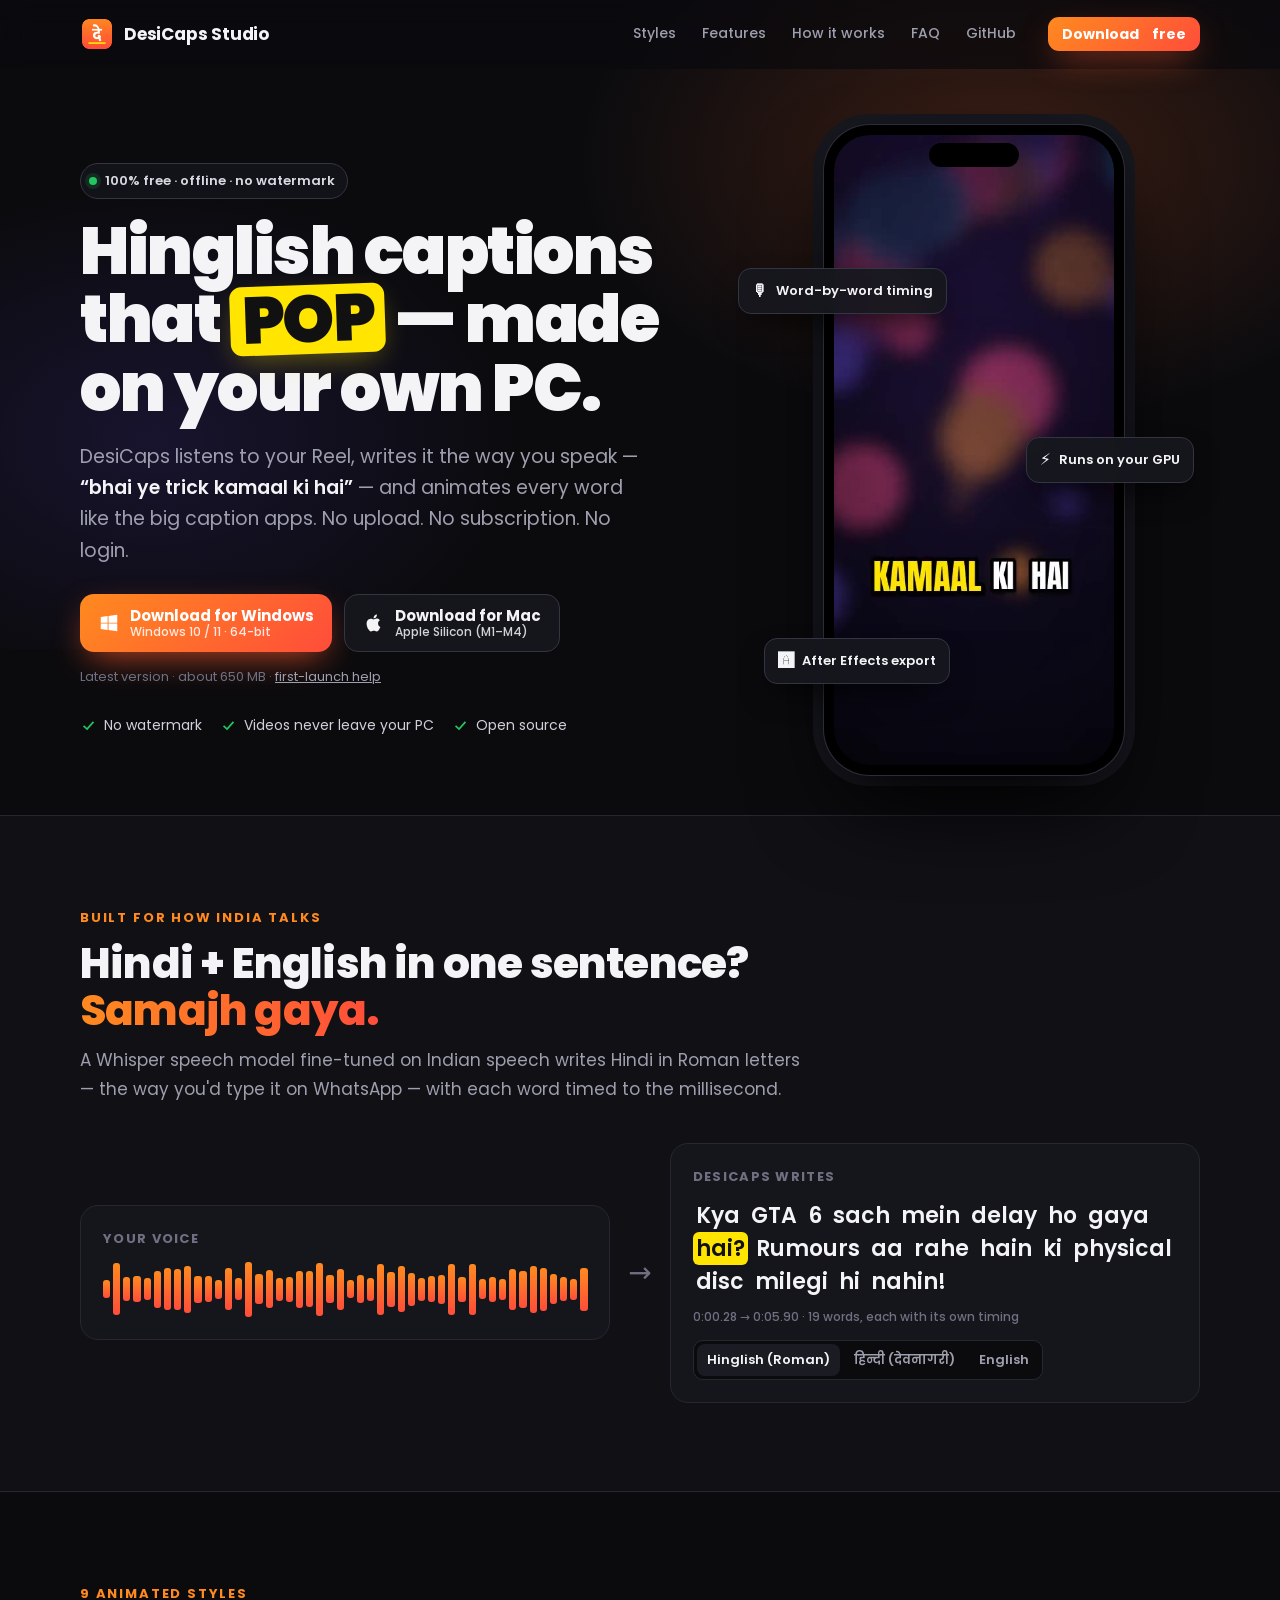
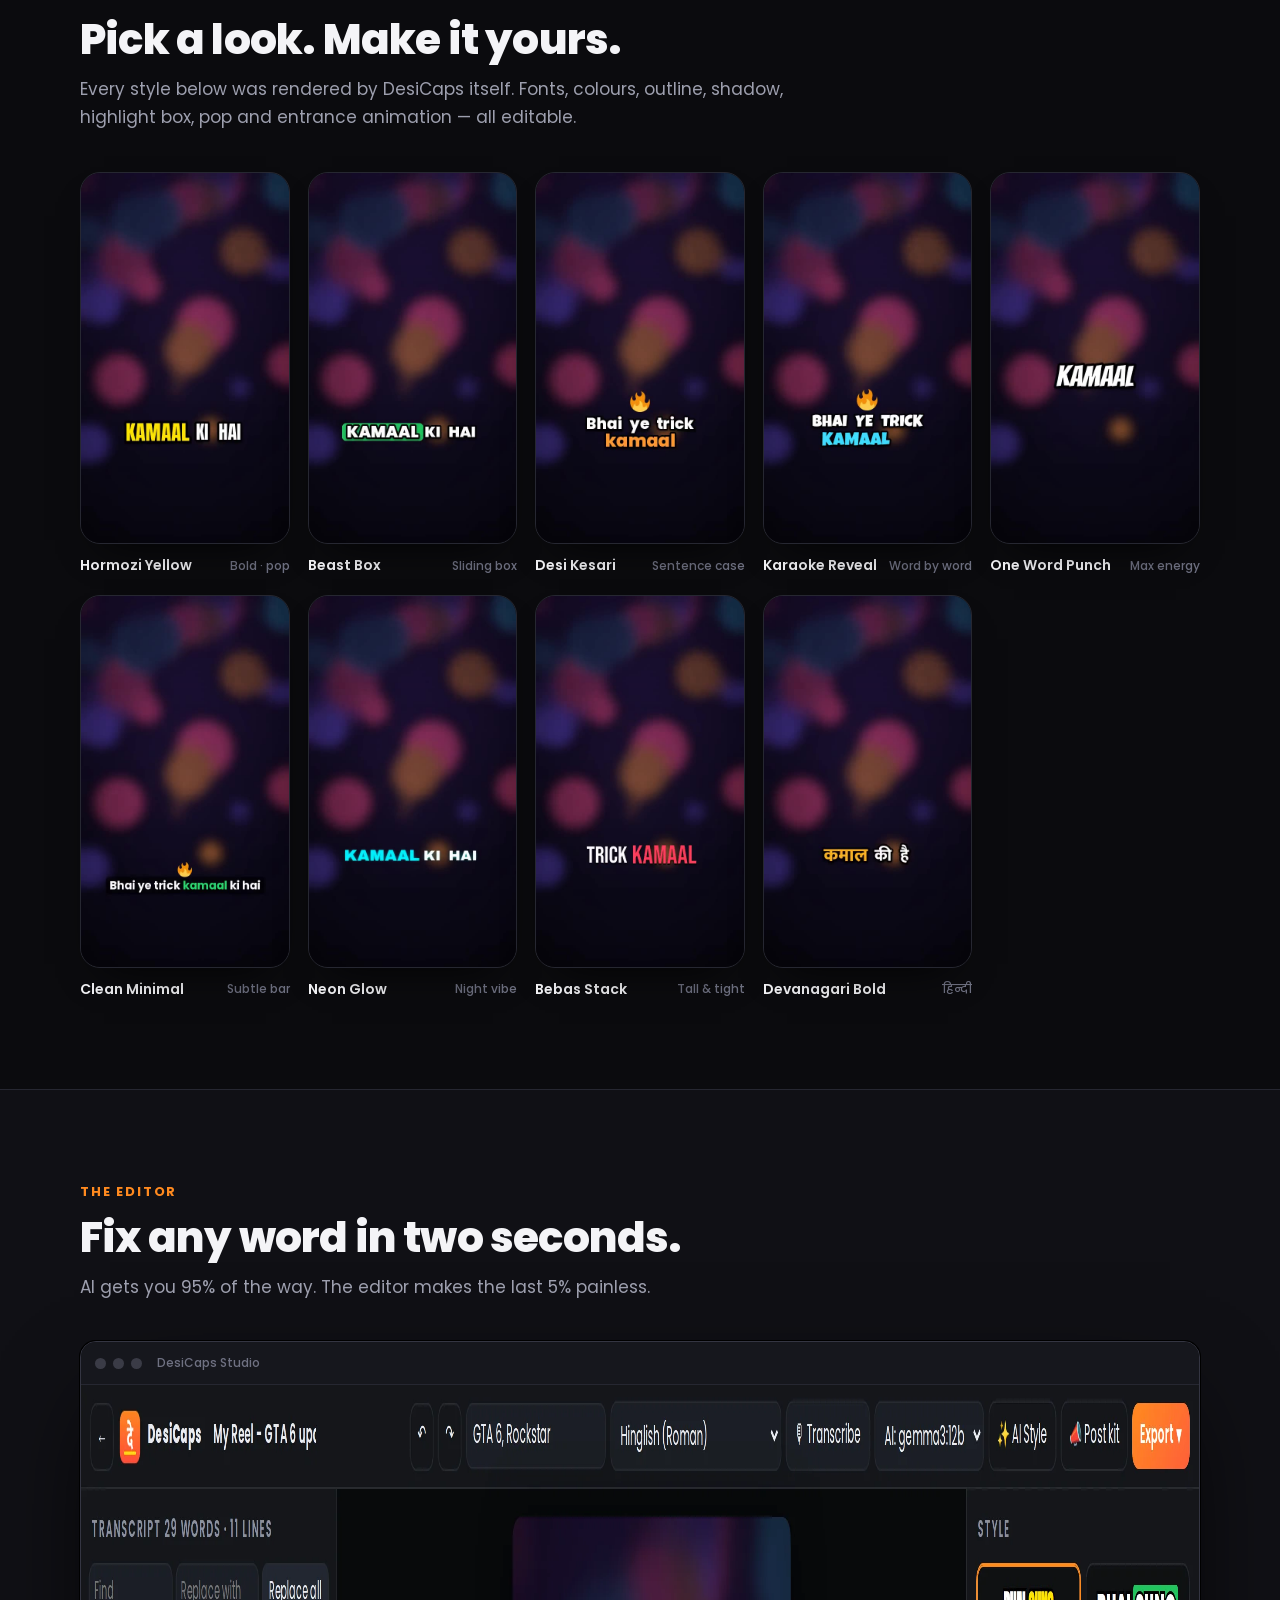
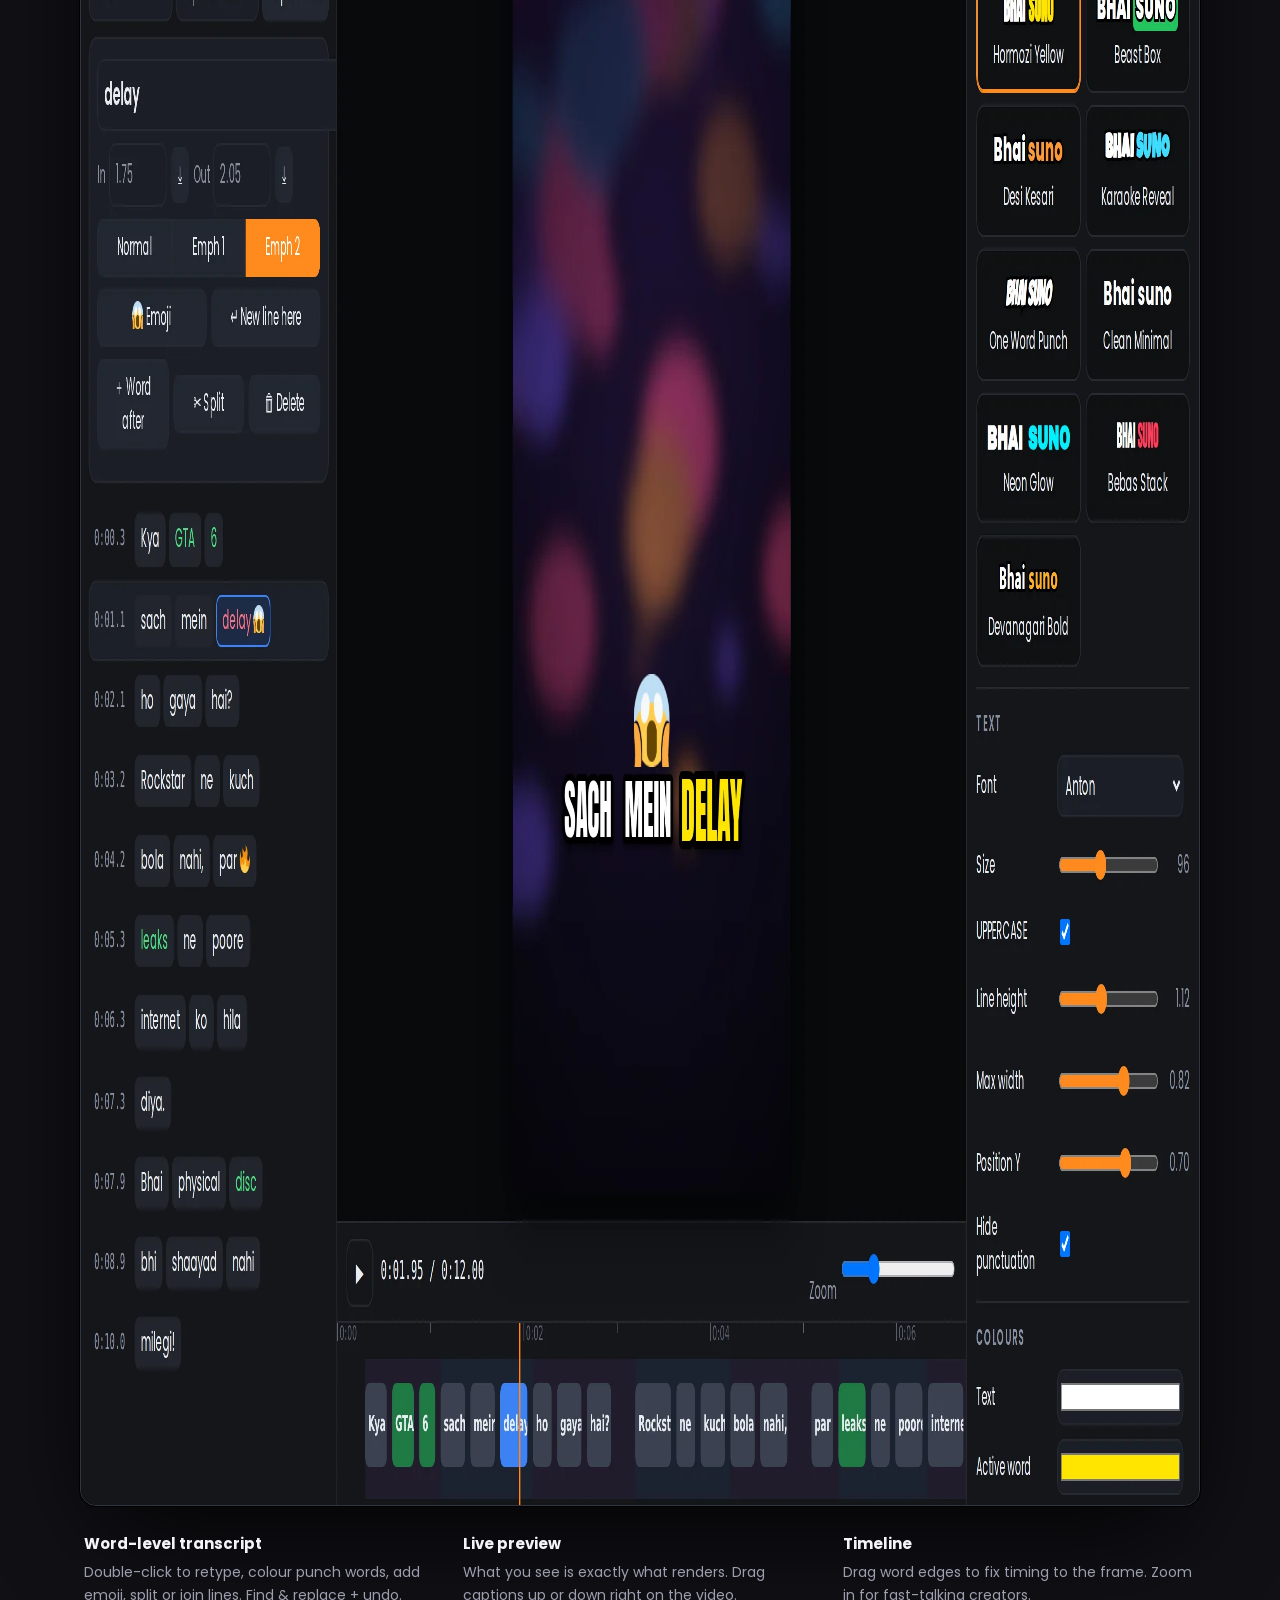
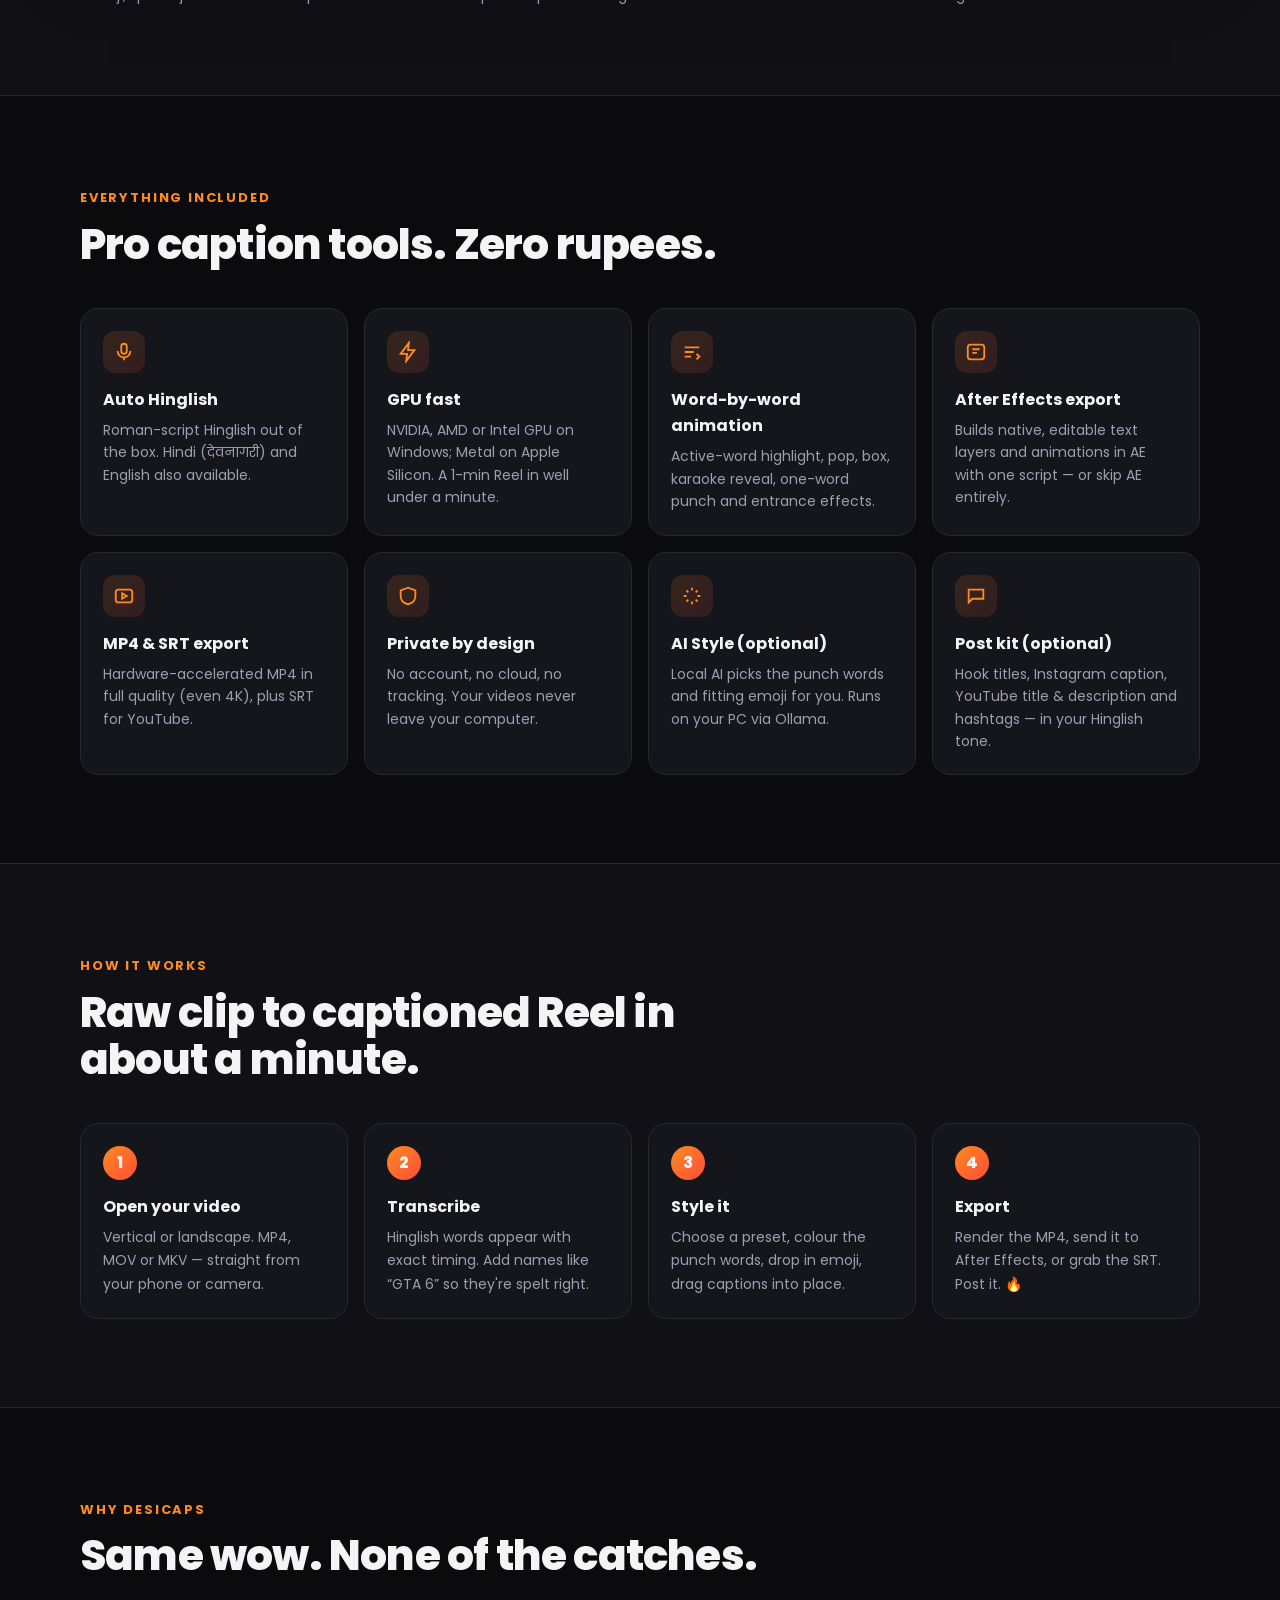
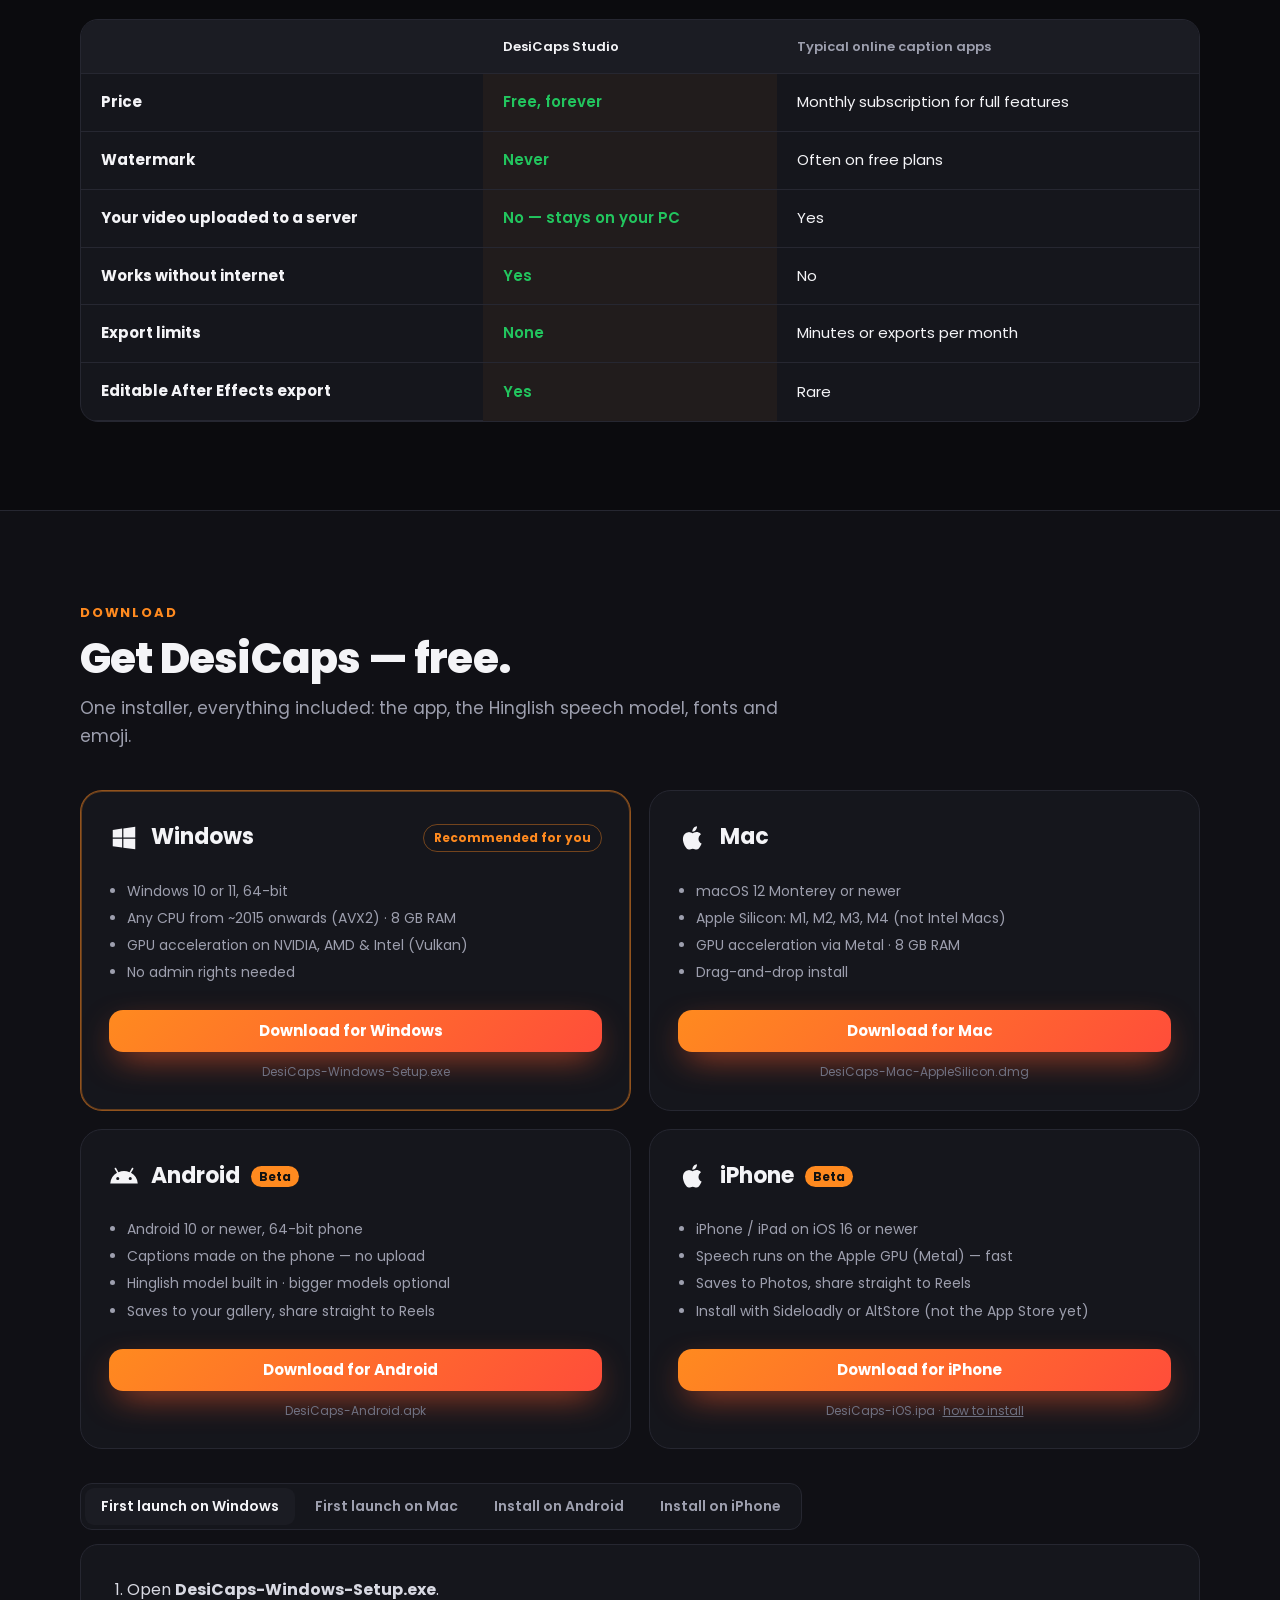
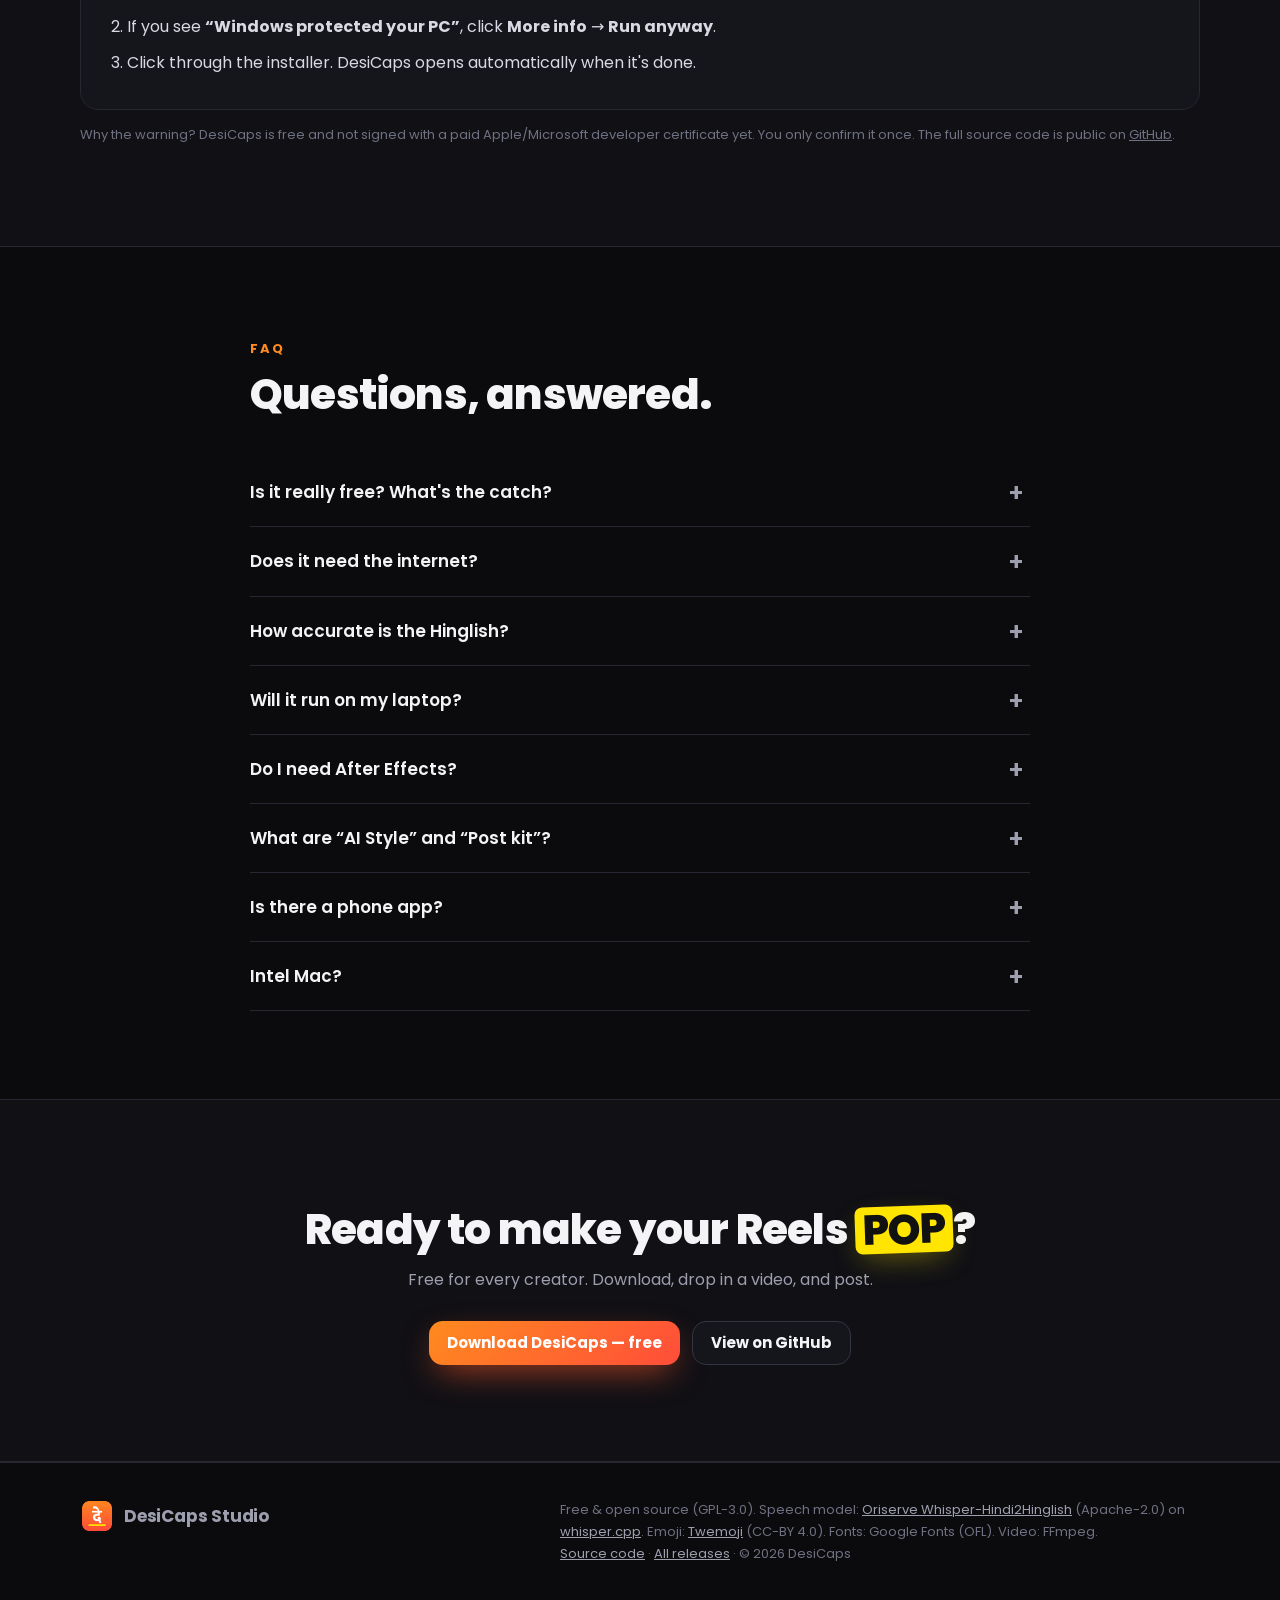
<file: website/index.html>
<!doctype html>
<html lang="en">
<head>
<meta charset="utf-8">
<meta name="viewport" content="width=device-width, initial-scale=1">
<title>DesiCaps Studio — Free Hinglish Captions for Reels & Shorts (Windows & Mac)</title>
<meta name="description" content="Auto Hinglish subtitles with word-by-word animation, like the big caption apps — but free, offline and on your own PC. For Windows and Apple Silicon Macs. No watermark, no login, no upload.">
<meta name="theme-color" content="#0b0b0e">
<meta name="color-scheme" content="dark">
<!-- ▼ Set to your final page address (used by link previews on WhatsApp/Instagram/X) -->
<link rel="canonical" href="https://klyn.in/">
<meta property="og:type" content="website">
<meta property="og:title" content="DesiCaps Studio — Free Hinglish captions that POP">
<meta property="og:description" content="Auto Hinglish subtitles with word-by-word animation. Free, offline, for Windows & Mac.">
<meta property="og:image" content="https://klyn.in/assets/og-image.png">
<meta property="og:url" content="https://klyn.in/">
<meta name="twitter:card" content="summary_large_image">
<meta name="twitter:image" content="https://klyn.in/assets/og-image.png">
<link rel="icon" type="image/png" sizes="32x32" href="assets/favicon-32.png">
<link rel="apple-touch-icon" href="assets/apple-touch-icon.png">
<link rel="preconnect" href="https://fonts.googleapis.com">
<link rel="preconnect" href="https://fonts.gstatic.com" crossorigin>
<link href="https://fonts.googleapis.com/css2?family=Anton&family=Poppins:wght@400;500;600;700;800;900&display=swap" rel="stylesheet">
<script type="application/ld+json">
{"@context":"https://schema.org","@type":"SoftwareApplication","name":"DesiCaps Studio",
 "applicationCategory":"MultimediaApplication","operatingSystem":"Windows 10, Windows 11, macOS 12+ (Apple Silicon)",
 "offers":{"@type":"Offer","price":"0","priceCurrency":"INR"},
 "description":"Free offline Hinglish caption app for Reels and Shorts with word-by-word animated subtitles and After Effects export."}
</script>
<style>
:root{
  --bg:#0b0b0e; --bg2:#101015; --card:#15161c; --card2:#1b1c23; --line:#262731; --line2:#343542;
  --text:#f4f4f7; --muted:#9d9fae; --dim:#6f7182;
  --acc:#ff8a1f; --acc2:#ff4d3a; --yellow:#ffe500; --green:#22c55e; --cyan:#3ddcff;
  --r:18px; --maxw:1160px;
}
*{box-sizing:border-box}
html{scroll-behavior:smooth;-webkit-text-size-adjust:100%}
body{margin:0;background:var(--bg);color:var(--text);font:16px/1.65 Poppins,system-ui,-apple-system,"Segoe UI",Roboto,sans-serif;overflow-x:hidden}
img,video{max-width:100%;display:block}
a{color:inherit}
:focus-visible{outline:2px solid var(--acc);outline-offset:3px;border-radius:6px}
.wrap{max-width:var(--maxw);margin:0 auto;padding:0 20px}
.sr{position:absolute;width:1px;height:1px;overflow:hidden;clip:rect(0 0 0 0)}
.grad-text{background:linear-gradient(90deg,var(--acc),var(--acc2));-webkit-background-clip:text;background-clip:text;color:transparent}

/* ---------- nav ---------- */
header{position:sticky;top:0;z-index:50;background:rgba(11,11,14,.72);backdrop-filter:saturate(1.4) blur(14px);-webkit-backdrop-filter:saturate(1.4) blur(14px);border-bottom:1px solid transparent;transition:border-color .2s}
header.scrolled{border-color:var(--line)}
nav{display:flex;align-items:center;gap:14px;height:68px}
.brand{display:flex;align-items:center;gap:10px;text-decoration:none;font-weight:700;font-size:17px;letter-spacing:-.2px}
.brand img{width:34px;height:34px;border-radius:9px}
.nav-links{display:flex;gap:26px;margin-left:auto}
.nav-links a{text-decoration:none;color:var(--muted);font-size:14px;font-weight:500}
.nav-links a:hover{color:var(--text)}
.nav-cta{margin-left:18px}
.btn{display:inline-flex;align-items:center;justify-content:center;gap:10px;border-radius:14px;font-weight:700;text-decoration:none;border:1px solid var(--line2);background:var(--card);color:var(--text);padding:12px 18px;font-size:15px;transition:transform .15s,border-color .15s,background .15s;cursor:pointer;line-height:1.2}
.btn:hover{transform:translateY(-1px);border-color:#4a4b5a}
.btn.primary{background:linear-gradient(135deg,var(--acc),var(--acc2));border:0;color:#fff;box-shadow:0 12px 34px -10px #ff5a2acc}
.btn.primary:hover{box-shadow:0 16px 40px -10px #ff5a2a}
.btn.sm{padding:9px 14px;font-size:14px;border-radius:11px}
.btn svg{width:22px;height:22px;flex:none}
.btn .t{display:flex;flex-direction:column;text-align:left}
.btn .t small{font-weight:500;font-size:12px;opacity:.85}

/* ---------- hero ---------- */
.hero{position:relative;padding:56px 0 40px}
.hero:before{content:"";position:absolute;inset:-120px 0 auto 0;height:700px;background:radial-gradient(600px 380px at 78% 30%,#ff6a2a33,transparent 70%),radial-gradient(520px 360px at 12% 70%,#6a4cff22,transparent 70%);pointer-events:none;z-index:-1}
.hero-grid{display:grid;grid-template-columns:1.15fr .85fr;gap:56px;align-items:center}
.eyebrow{display:inline-flex;align-items:center;gap:8px;font-size:13px;font-weight:600;color:#d9d9e2;padding:6px 12px 6px 8px;border:1px solid var(--line2);border-radius:99px;background:#15161ccc}
.eyebrow .dot{width:8px;height:8px;border-radius:50%;background:var(--green);box-shadow:0 0 0 4px #22c55e22}
h1{font-size:clamp(38px,5.6vw,66px);line-height:1.04;letter-spacing:-1.5px;font-weight:900;margin:18px 0 18px}
.pop{display:inline-block;background:var(--yellow);color:#111;padding:0 .18em;border-radius:.18em;transform:rotate(-2deg);box-shadow:0 10px 30px -8px #ffe50066}
.lede{font-size:clamp(16px,1.6vw,19px);color:var(--muted);max-width:560px;margin:0 0 28px}
.lede b{color:var(--text);font-weight:600}
.cta-row{display:flex;flex-wrap:wrap;gap:12px}
.release-meta{margin-top:14px;font-size:13px;color:var(--dim)}
.release-meta a{color:var(--muted)}
.trust{display:flex;flex-wrap:wrap;gap:8px 18px;margin-top:26px;font-size:14px;color:#cfd0da}
.trust span{display:inline-flex;align-items:center;gap:7px}
.trust svg{width:17px;height:17px;color:var(--green)}

/* phone */
.phone-wrap{position:relative;justify-self:center}
.phone{position:relative;width:min(300px,72vw);aspect-ratio:9/19.5;border-radius:46px;background:#000;padding:10px;box-shadow:0 0 0 1px #2c2d38,0 40px 90px -20px #000,0 0 0 11px #17181f;overflow:hidden}
.phone video,.phone img{width:100%;height:100%;object-fit:cover;border-radius:36px;background:#111}
.phone .notch{position:absolute;top:18px;left:50%;transform:translateX(-50%);width:90px;height:24px;border-radius:14px;background:#000;z-index:2}
.float{position:absolute;display:flex;align-items:center;gap:8px;font-size:13px;font-weight:600;padding:9px 13px;border-radius:13px;background:#17181fee;border:1px solid var(--line2);box-shadow:0 14px 34px -12px #000;white-space:nowrap;backdrop-filter:blur(8px)}
.float i{font-style:normal;font-size:16px}
.f1{left:-86px;top:22%}.f2{right:-70px;top:48%}.f3{left:-60px;bottom:14%}
@media (prefers-reduced-motion:no-preference){.float{animation:bob 5s ease-in-out infinite}.f2{animation-delay:-1.6s}.f3{animation-delay:-3.2s}}
@keyframes bob{50%{transform:translateY(-8px)}}

/* ---------- sections ---------- */
section{padding:88px 0}
.sec-head{max-width:720px;margin-bottom:40px}
.kicker{font-size:13px;font-weight:700;letter-spacing:.14em;text-transform:uppercase;color:var(--acc)}
h2{font-size:clamp(28px,3.6vw,42px);line-height:1.12;letter-spacing:-.8px;margin:10px 0 12px;font-weight:800}
.sec-head p{color:var(--muted);margin:0;font-size:17px}
.band{background:var(--bg2);border-top:1px solid var(--line);border-bottom:1px solid var(--line)}

/* speech demo */
.speech{display:grid;grid-template-columns:1fr auto 1fr;gap:18px;align-items:center}
.sp-card{background:var(--card);border:1px solid var(--line);border-radius:var(--r);padding:22px}
.sp-card h3{margin:0 0 12px;font-size:13px;letter-spacing:.1em;text-transform:uppercase;color:var(--dim);font-weight:700}
.wave{display:flex;align-items:center;gap:3px;height:56px}
.wave span{flex:1;background:linear-gradient(var(--acc),var(--acc2));border-radius:3px;min-height:6px}
.arrow{font-size:28px;color:var(--dim)}
.words{font-size:clamp(18px,2vw,22px);font-weight:600;line-height:1.5}
.words .w{display:inline-block;padding:0 3px;border-radius:6px;transition:background .15s,color .15s}
.words .w.on{background:var(--yellow);color:#111}
.words .t{display:block;font-size:12px;color:var(--dim);font-weight:500;margin-top:10px}
.script-toggle{display:inline-flex;gap:4px;margin-top:14px;background:var(--bg);border:1px solid var(--line);border-radius:10px;padding:3px}
.script-toggle button{background:none;border:0;color:var(--muted);font:600 13px Poppins,sans-serif;padding:6px 10px;border-radius:8px;cursor:pointer}
.script-toggle button.on{background:var(--card2);color:var(--text)}

/* styles gallery */
.styles{display:grid;grid-template-columns:repeat(auto-fill,minmax(180px,1fr));gap:18px}
.style-card{margin:0}
.style-card .ph{position:relative;aspect-ratio:9/16;border-radius:20px;overflow:hidden;background:#111;border:1px solid var(--line);box-shadow:0 20px 40px -24px #000}
.style-card video,.style-card img{width:100%;height:100%;object-fit:cover}
.style-card figcaption{display:flex;justify-content:space-between;align-items:center;margin-top:10px;font-weight:600;font-size:14px}
.style-card figcaption small{color:var(--dim);font-weight:500;font-size:12px}

/* editor shot */
.shot{border-radius:16px;overflow:hidden;border:1px solid var(--line2);box-shadow:0 40px 100px -30px #000,0 0 0 1px #000;background:#0c0d10}
.shot .bar{display:flex;align-items:center;gap:7px;padding:11px 14px;background:#16171d;border-bottom:1px solid var(--line)}
.shot .bar i{width:11px;height:11px;border-radius:50%;background:#3a3b46}
.shot .bar b{margin-left:8px;font-size:12px;color:var(--dim);font-weight:500}
.callouts{display:grid;grid-template-columns:repeat(3,1fr);gap:18px;margin-top:26px}
.callout{padding:0 4px}
.callout b{display:block;font-size:15px;margin-bottom:4px}
.callout p{margin:0;color:var(--muted);font-size:14px}

/* features */
.features{display:grid;grid-template-columns:repeat(4,1fr);gap:16px}
.feat{background:var(--card);border:1px solid var(--line);border-radius:var(--r);padding:22px;transition:border-color .2s,transform .2s}
.feat:hover{border-color:var(--line2);transform:translateY(-2px)}
.feat .ic{width:42px;height:42px;border-radius:12px;display:grid;place-items:center;background:linear-gradient(135deg,#ff8a1f22,#ff4d3a22);color:var(--acc);margin-bottom:14px}
.feat .ic svg{width:22px;height:22px}
.feat h3{margin:0 0 6px;font-size:16px;font-weight:700}
.feat p{margin:0;color:var(--muted);font-size:14px;line-height:1.6}

/* steps */
.steps{display:grid;grid-template-columns:repeat(4,1fr);gap:16px;counter-reset:s}
.step{position:relative;background:var(--card);border:1px solid var(--line);border-radius:var(--r);padding:22px}
.step:before{counter-increment:s;content:counter(s);display:grid;place-items:center;width:34px;height:34px;border-radius:50%;background:linear-gradient(135deg,var(--acc),var(--acc2));font-weight:800;margin-bottom:14px}
.step h3{margin:0 0 6px;font-size:16px}
.step p{margin:0;color:var(--muted);font-size:14px}

/* compare */
.compare{width:100%;border-collapse:separate;border-spacing:0;background:var(--card);border:1px solid var(--line);border-radius:var(--r);overflow:hidden;font-size:15px}
.compare th,.compare td{padding:16px 20px;text-align:left;border-bottom:1px solid var(--line)}
.compare tr:last-child td{border-bottom:0}
.compare thead th{font-size:13px;color:var(--muted);font-weight:600;background:var(--card2)}
.compare thead th.us{color:var(--text)}
.compare td.us{background:#ff8a1f0d;font-weight:600}
.yes{color:var(--green)} .no{color:#f87171}

/* download */
.dl-grid{display:grid;grid-template-columns:repeat(2,1fr);gap:18px}
.dl-card{background:var(--card);border:1px solid var(--line);border-radius:22px;padding:28px;display:flex;flex-direction:column}
.dl-card.rec{border-color:#ff8a1f88;box-shadow:0 0 0 1px #ff8a1f55 inset}
.dl-card .os{display:flex;align-items:center;gap:12px;margin-bottom:6px}
.dl-card .os svg{width:30px;height:30px}
.dl-card h3{margin:0;font-size:22px}
.dl-card .badge{margin-left:auto;font-size:12px;font-weight:700;color:var(--acc);border:1px solid #ff8a1f66;border-radius:99px;padding:3px 10px;display:none}
.dl-card.rec .badge{display:inline-block}
.dl-card ul{margin:14px 0 22px;padding-left:18px;color:var(--muted);font-size:14px}
.dl-card li{margin:4px 0}
.dl-card .btn{margin-top:auto}
.hidden-cta{display:none!important}
.beta{font-size:12px;font-weight:700;color:#111;background:var(--acc);border-radius:99px;padding:2px 8px;vertical-align:middle;margin-left:6px}
.dl-card .sub{margin-top:10px;font-size:12px;color:var(--dim);text-align:center}
.tabs{display:inline-flex;gap:4px;background:var(--card);border:1px solid var(--line);border-radius:12px;padding:4px;margin:34px 0 14px}
.tab{background:none;border:0;color:var(--muted);font:600 14px Poppins,sans-serif;padding:8px 16px;border-radius:9px;cursor:pointer}
.tab[aria-selected="true"]{background:var(--card2);color:var(--text)}
.guide{background:var(--card);border:1px solid var(--line);border-radius:var(--r);padding:22px 26px}
.guide[hidden]{display:none}
.guide ol{margin:0;padding-left:20px}
.guide li{margin:10px 0;color:#d8d9e2}
kbd{font:600 12px Poppins,sans-serif;background:#23242c;border:1px solid #3a3b46;border-bottom-width:2px;border-radius:6px;padding:1px 7px}
.note{margin-top:14px;font-size:13px;color:var(--dim)}

/* faq */
.faq{max-width:820px}
details{border-bottom:1px solid var(--line)}
summary{list-style:none;cursor:pointer;padding:20px 40px 20px 0;font-weight:600;font-size:17px;position:relative}
summary::-webkit-details-marker{display:none}
summary:after{content:"+";position:absolute;right:6px;top:16px;font-size:24px;color:var(--muted);transition:transform .2s}
details[open] summary:after{transform:rotate(45deg)}
details p{margin:0 0 20px;color:var(--muted)}

/* final cta */
.final{text-align:center;padding:96px 0}
.final h2{margin-bottom:14px}
.final p{color:var(--muted);margin:0 auto 28px;max-width:520px}
.final .cta-row{justify-content:center}

footer{border-top:1px solid var(--line);padding:36px 0 56px;color:var(--dim);font-size:13px}
.foot{display:flex;flex-wrap:wrap;gap:18px;justify-content:space-between;align-items:flex-start}
.foot a{color:var(--muted)}
.foot .credits{max-width:640px;line-height:1.7}

/* ---------- responsive ---------- */
@media (max-width:1000px){
  .dl-grid{grid-template-columns:1fr 1fr}
  .hero-grid{grid-template-columns:1fr;gap:44px}
  .phone{width:min(260px,66vw)}
  .features{grid-template-columns:repeat(2,1fr)}
  .steps{grid-template-columns:repeat(2,1fr)}
  .f1{left:-40px}.f2{right:-40px}.f3{left:-30px}
}
@media (max-width:760px){
  .nav-links{display:none}
  .speech{grid-template-columns:1fr}.arrow{transform:rotate(90deg);justify-self:center}
  .callouts{grid-template-columns:1fr}
  .dl-grid{grid-template-columns:1fr}
  section{padding:64px 0}
  .compare th,.compare td{padding:12px 12px;font-size:13px}
  .styles{grid-template-columns:repeat(2,1fr);gap:12px}
  .style-card figcaption small{display:none}
  .style-card figcaption{font-size:13px}
}
@media (max-width:520px){
  .features,.steps{grid-template-columns:1fr}
  .cta-row .btn{width:100%}
  .float{display:none}
  .nav-cta .label{display:none}
}
</style>
</head>
<body>

<header id="top">
  <div class="wrap">
    <nav aria-label="Main">
      <a class="brand" href="#top"><img src="assets/logo.png" alt="" width="34" height="34">DesiCaps Studio</a>
      <div class="nav-links">
        <a href="#styles">Styles</a><a href="#features">Features</a><a href="#how">How it works</a><a href="#faq">FAQ</a>
        <a data-gh href="#">GitHub</a>
      </div>
      <a class="btn sm primary nav-cta" href="#download">Download<span class="label">&nbsp;free</span></a>
    </nav>
  </div>
</header>

<main>
<!-- ================= HERO ================= -->
<section class="hero" aria-labelledby="h1">
  <div class="wrap hero-grid">
    <div>
      <span class="eyebrow"><span class="dot"></span>100% free · offline · no watermark</span>
      <h1 id="h1">Hinglish captions that <span class="pop">POP</span> — made on your own PC.</h1>
      <p class="lede">DesiCaps listens to your Reel, writes it the way you speak — <b>“bhai ye trick kamaal ki hai”</b> — and animates every word like the big caption apps. No upload. No subscription. No login.</p>
      <div class="cta-row" id="heroCta">
        <a class="btn primary" data-dl="win" href="#download">
          <svg viewBox="0 0 24 24" fill="currentColor" aria-hidden="true"><path d="M3 5.5 10.5 4.4v7.2H3zM11.5 4.3 21 3v8.6h-9.5zM3 12.5h7.5v7.1L3 18.5zM11.5 12.5H21V21l-9.5-1.3z"/></svg>
          <span class="t">Download for Windows<small>Windows 10 / 11 · 64-bit</small></span>
        </a>
        <a class="btn" data-dl="mac" href="#download">
          <svg viewBox="0 0 24 24" fill="currentColor" aria-hidden="true"><path d="M16.4 12.6c0-2.4 2-3.5 2-3.6-1.1-1.6-2.8-1.8-3.4-1.8-1.4-.1-2.8.9-3.5.9-.7 0-1.8-.9-3-.8-1.5 0-3 .9-3.8 2.3-1.6 2.8-.4 7 1.2 9.3.8 1.1 1.7 2.4 2.9 2.3 1.2 0 1.6-.7 3-.7s1.8.7 3 .7c1.3 0 2.1-1.1 2.8-2.2.9-1.3 1.3-2.5 1.3-2.6-.1 0-2.5-1-2.5-3.8zM14.2 5.6c.6-.8 1.1-1.9 1-3-.9 0-2.1.6-2.7 1.4-.6.7-1.1 1.8-1 2.9 1 .1 2.1-.5 2.7-1.3z"/></svg>
          <span class="t">Download for Mac<small>Apple Silicon (M1–M4)</small></span>
        </a>
        <a class="btn hidden-cta" data-dl="android" href="#download">
          <svg viewBox="0 0 24 24" fill="currentColor" aria-hidden="true"><path d="M17.6 9.48l1.84-3.18c.16-.31.04-.69-.26-.85a.64.64 0 0 0-.83.22l-1.88 3.24a11.46 11.46 0 0 0-8.94 0L5.65 5.67a.64.64 0 0 0-.87-.2c-.28.18-.37.54-.22.83L6.4 9.48A10.78 10.78 0 0 0 1 18h22a10.78 10.78 0 0 0-5.4-8.52zM7 15.25a1.25 1.25 0 1 1 0-2.5 1.25 1.25 0 0 1 0 2.5zm10 0a1.25 1.25 0 1 1 0-2.5 1.25 1.25 0 0 1 0 2.5z"/></svg>
          <span class="t">Download for Android<small>Android 10+ · free APK</small></span>
        </a>
      </div>
      <p class="release-meta" id="releaseMeta">Latest version · about 650 MB · <a href="#install">first-launch help</a></p>
      <div class="trust">
        <span><svg viewBox="0 0 24 24" fill="none" stroke="currentColor" stroke-width="2.5" aria-hidden="true"><path d="M5 12.5 10 17 19 7"/></svg>No watermark</span>
        <span><svg viewBox="0 0 24 24" fill="none" stroke="currentColor" stroke-width="2.5" aria-hidden="true"><path d="M5 12.5 10 17 19 7"/></svg>Videos never leave your PC</span>
        <span><svg viewBox="0 0 24 24" fill="none" stroke="currentColor" stroke-width="2.5" aria-hidden="true"><path d="M5 12.5 10 17 19 7"/></svg>Open source</span>
      </div>
    </div>

    <div class="phone-wrap">
      <div class="phone">
        <div class="notch" aria-hidden="true"></div>
        <video src="assets/hero.mp4" poster="assets/hero.jpg" autoplay muted loop playsinline preload="metadata" aria-label="Example of animated Hinglish captions made with DesiCaps"></video>
      </div>
      <div class="float f1" aria-hidden="true"><i>🎙</i> Word-by-word timing</div>
      <div class="float f2" aria-hidden="true"><i>⚡</i> Runs on your GPU</div>
      <div class="float f3" aria-hidden="true"><i>🅰</i> After Effects export</div>
    </div>
  </div>
</section>

<!-- ================= SPEECH ================= -->
<section class="band" aria-labelledby="speechH">
  <div class="wrap">
    <div class="sec-head">
      <span class="kicker">Built for how India talks</span>
      <h2 id="speechH">Hindi + English in one sentence? <span class="grad-text">Samajh gaya.</span></h2>
      <p>A Whisper speech model fine-tuned on Indian speech writes Hindi in Roman letters — the way you'd type it on WhatsApp — with each word timed to the millisecond.</p>
    </div>
    <div class="speech">
      <div class="sp-card" aria-hidden="true">
        <h3>Your voice</h3>
        <div class="wave" id="wave"></div>
      </div>
      <div class="arrow" aria-hidden="true">→</div>
      <div class="sp-card">
        <h3>DesiCaps writes</h3>
        <div class="words" id="demoWords" aria-live="off"></div>
        <div class="script-toggle" role="group" aria-label="Script">
          <button class="on" data-script="roman">Hinglish (Roman)</button>
          <button data-script="deva">हिन्दी (देवनागरी)</button>
          <button data-script="en">English</button>
        </div>
      </div>
    </div>
  </div>
</section>

<!-- ================= STYLES ================= -->
<section id="styles" aria-labelledby="stylesH">
  <div class="wrap">
    <div class="sec-head">
      <span class="kicker">9 animated styles</span>
      <h2 id="stylesH">Pick a look. Make it yours.</h2>
      <p>Every style below was rendered by DesiCaps itself. Fonts, colours, outline, shadow, highlight box, pop and entrance animation — all editable.</p>
    </div>
    <div class="styles" id="styleGrid"></div>
  </div>
</section>

<!-- ================= EDITOR ================= -->
<section class="band" aria-labelledby="editorH">
  <div class="wrap">
    <div class="sec-head">
      <span class="kicker">The editor</span>
      <h2 id="editorH">Fix any word in two seconds.</h2>
      <p>AI gets you 95% of the way. The editor makes the last 5% painless.</p>
    </div>
    <div class="shot">
      <div class="bar" aria-hidden="true"><i></i><i></i><i></i><b>DesiCaps Studio</b></div>
      <a href="assets/app-editor.webp" target="_blank" rel="noopener" aria-label="Open full-size screenshot"><img src="assets/app-editor.webp" alt="DesiCaps Studio editor: transcript on the left, video preview with animated captions in the middle, caption styles on the right" width="2880" height="1720" loading="lazy"></a>
    </div>
    <div class="callouts">
      <div class="callout"><b>Word-level transcript</b><p>Double-click to retype, colour punch words, add emoji, split or join lines. Find &amp; replace + undo.</p></div>
      <div class="callout"><b>Live preview</b><p>What you see is exactly what renders. Drag captions up or down right on the video.</p></div>
      <div class="callout"><b>Timeline</b><p>Drag word edges to fix timing to the frame. Zoom in for fast-talking creators.</p></div>
    </div>
  </div>
</section>

<!-- ================= FEATURES ================= -->
<section id="features" aria-labelledby="featH">
  <div class="wrap">
    <div class="sec-head">
      <span class="kicker">Everything included</span>
      <h2 id="featH">Pro caption tools. Zero rupees.</h2>
    </div>
    <div class="features">
      <div class="feat"><div class="ic"><svg viewBox="0 0 24 24" fill="none" stroke="currentColor" stroke-width="2" aria-hidden="true"><rect x="9" y="3" width="6" height="11" rx="3"/><path d="M5 11a7 7 0 0 0 14 0M12 18v3"/></svg></div><h3>Auto Hinglish</h3><p>Roman-script Hinglish out of the box. Hindi (देवनागरी) and English also available.</p></div>
      <div class="feat"><div class="ic"><svg viewBox="0 0 24 24" fill="none" stroke="currentColor" stroke-width="2" aria-hidden="true"><path d="M13 2 4 14h7l-1 8 9-12h-7z"/></svg></div><h3>GPU fast</h3><p>NVIDIA, AMD or Intel GPU on Windows; Metal on Apple Silicon. A 1-min Reel in well under a minute.</p></div>
      <div class="feat"><div class="ic"><svg viewBox="0 0 24 24" fill="none" stroke="currentColor" stroke-width="2" aria-hidden="true"><path d="M4 7h16M4 12h10M4 17h7"/><path d="m17 14 3 3-3 3"/></svg></div><h3>Word-by-word animation</h3><p>Active-word highlight, pop, box, karaoke reveal, one-word punch and entrance effects.</p></div>
      <div class="feat"><div class="ic"><svg viewBox="0 0 24 24" fill="none" stroke="currentColor" stroke-width="2" aria-hidden="true"><rect x="3" y="4" width="18" height="16" rx="3"/><path d="M8 9h8M8 13h5"/></svg></div><h3>After Effects export</h3><p>Builds native, editable text layers and animations in AE with one script — or skip AE entirely.</p></div>
      <div class="feat"><div class="ic"><svg viewBox="0 0 24 24" fill="none" stroke="currentColor" stroke-width="2" aria-hidden="true"><rect x="3" y="5" width="18" height="14" rx="3"/><path d="m10 9 5 3-5 3z"/></svg></div><h3>MP4 &amp; SRT export</h3><p>Hardware-accelerated MP4 in full quality (even 4K), plus SRT for YouTube.</p></div>
      <div class="feat"><div class="ic"><svg viewBox="0 0 24 24" fill="none" stroke="currentColor" stroke-width="2" aria-hidden="true"><path d="M12 3 4 6v6c0 5 3.5 8 8 9 4.5-1 8-4 8-9V6z"/></svg></div><h3>Private by design</h3><p>No account, no cloud, no tracking. Your videos never leave your computer.</p></div>
      <div class="feat"><div class="ic"><svg viewBox="0 0 24 24" fill="none" stroke="currentColor" stroke-width="2" aria-hidden="true"><path d="M12 3v3M12 18v3M3 12h3M18 12h3M6 6l2 2M16 16l2 2M6 18l2-2M16 8l2-2"/></svg></div><h3>AI Style (optional)</h3><p>Local AI picks the punch words and fitting emoji for you. Runs on your PC via Ollama.</p></div>
      <div class="feat"><div class="ic"><svg viewBox="0 0 24 24" fill="none" stroke="currentColor" stroke-width="2" aria-hidden="true"><path d="M4 5h16v10H8l-4 4z"/></svg></div><h3>Post kit (optional)</h3><p>Hook titles, Instagram caption, YouTube title &amp; description and hashtags — in your Hinglish tone.</p></div>
    </div>
  </div>
</section>

<!-- ================= HOW ================= -->
<section id="how" class="band" aria-labelledby="howH">
  <div class="wrap">
    <div class="sec-head">
      <span class="kicker">How it works</span>
      <h2 id="howH">Raw clip to captioned Reel in about a minute.</h2>
    </div>
    <div class="steps">
      <div class="step"><h3>Open your video</h3><p>Vertical or landscape. MP4, MOV or MKV — straight from your phone or camera.</p></div>
      <div class="step"><h3>Transcribe</h3><p>Hinglish words appear with exact timing. Add names like “GTA 6” so they're spelt right.</p></div>
      <div class="step"><h3>Style it</h3><p>Choose a preset, colour the punch words, drop in emoji, drag captions into place.</p></div>
      <div class="step"><h3>Export</h3><p>Render the MP4, send it to After Effects, or grab the SRT. Post it. 🔥</p></div>
    </div>
  </div>
</section>

<!-- ================= COMPARE ================= -->
<section aria-labelledby="cmpH">
  <div class="wrap">
    <div class="sec-head">
      <span class="kicker">Why DesiCaps</span>
      <h2 id="cmpH">Same wow. None of the catches.</h2>
    </div>
    <div style="overflow-x:auto">
      <table class="compare">
        <thead><tr><th scope="col"></th><th scope="col" class="us">DesiCaps Studio</th><th scope="col">Typical online caption apps</th></tr></thead>
        <tbody>
          <tr><th scope="row">Price</th><td class="us"><span class="yes">Free, forever</span></td><td>Monthly subscription for full features</td></tr>
          <tr><th scope="row">Watermark</th><td class="us"><span class="yes">Never</span></td><td>Often on free plans</td></tr>
          <tr><th scope="row">Your video uploaded to a server</th><td class="us"><span class="yes">No — stays on your PC</span></td><td>Yes</td></tr>
          <tr><th scope="row">Works without internet</th><td class="us"><span class="yes">Yes</span></td><td>No</td></tr>
          <tr><th scope="row">Export limits</th><td class="us"><span class="yes">None</span></td><td>Minutes or exports per month</td></tr>
          <tr><th scope="row">Editable After Effects export</th><td class="us"><span class="yes">Yes</span></td><td>Rare</td></tr>
        </tbody>
      </table>
    </div>
  </div>
</section>

<!-- ================= DOWNLOAD ================= -->
<section id="download" class="band" aria-labelledby="dlH">
  <div class="wrap">
    <div class="sec-head">
      <span class="kicker">Download</span>
      <h2 id="dlH">Get DesiCaps — free.</h2>
      <p id="dlVersion">One installer, everything included: the app, the Hinglish speech model, fonts and emoji.</p>
    </div>
    <div class="dl-grid">
      <div class="dl-card" id="cardWin">
        <div class="os"><svg viewBox="0 0 24 24" fill="currentColor" aria-hidden="true"><path d="M3 5.5 10.5 4.4v7.2H3zM11.5 4.3 21 3v8.6h-9.5zM3 12.5h7.5v7.1L3 18.5zM11.5 12.5H21V21l-9.5-1.3z"/></svg><h3>Windows</h3><span class="badge">Recommended for you</span></div>
        <ul>
          <li>Windows 10 or 11, 64-bit</li>
          <li>Any CPU from ~2015 onwards (AVX2) · 8 GB RAM</li>
          <li>GPU acceleration on NVIDIA, AMD &amp; Intel (Vulkan)</li>
          <li>No admin rights needed</li>
        </ul>
        <a class="btn primary" data-dl="win" href="#">Download for Windows <span data-size="win"></span></a>
        <div class="sub">DesiCaps-Windows-Setup.exe</div>
      </div>
      <div class="dl-card" id="cardMac">
        <div class="os"><svg viewBox="0 0 24 24" fill="currentColor" aria-hidden="true"><path d="M16.4 12.6c0-2.4 2-3.5 2-3.6-1.1-1.6-2.8-1.8-3.4-1.8-1.4-.1-2.8.9-3.5.9-.7 0-1.8-.9-3-.8-1.5 0-3 .9-3.8 2.3-1.6 2.8-.4 7 1.2 9.3.8 1.1 1.7 2.4 2.9 2.3 1.2 0 1.6-.7 3-.7s1.8.7 3 .7c1.3 0 2.1-1.1 2.8-2.2.9-1.3 1.3-2.5 1.3-2.6-.1 0-2.5-1-2.5-3.8zM14.2 5.6c.6-.8 1.1-1.9 1-3-.9 0-2.1.6-2.7 1.4-.6.7-1.1 1.8-1 2.9 1 .1 2.1-.5 2.7-1.3z"/></svg><h3>Mac</h3><span class="badge">Recommended for you</span></div>
        <ul>
          <li>macOS 12 Monterey or newer</li>
          <li>Apple Silicon: M1, M2, M3, M4 (not Intel Macs)</li>
          <li>GPU acceleration via Metal · 8 GB RAM</li>
          <li>Drag-and-drop install</li>
        </ul>
        <a class="btn primary" data-dl="mac" href="#">Download for Mac <span data-size="mac"></span></a>
        <div class="sub">DesiCaps-Mac-AppleSilicon.dmg</div>
      </div>
      <div class="dl-card" id="cardAndroid">
        <div class="os"><svg viewBox="0 0 24 24" fill="currentColor" aria-hidden="true"><path d="M17.6 9.48l1.84-3.18c.16-.31.04-.69-.26-.85a.64.64 0 0 0-.83.22l-1.88 3.24a11.46 11.46 0 0 0-8.94 0L5.65 5.67a.64.64 0 0 0-.87-.2c-.28.18-.37.54-.22.83L6.4 9.48A10.78 10.78 0 0 0 1 18h22a10.78 10.78 0 0 0-5.4-8.52zM7 15.25a1.25 1.25 0 1 1 0-2.5 1.25 1.25 0 0 1 0 2.5zm10 0a1.25 1.25 0 1 1 0-2.5 1.25 1.25 0 0 1 0 2.5z"/></svg><h3>Android</h3><span class="badge">Recommended for you</span></div>
        <ul>
          <li>Android 10 or newer, 64-bit phone</li>
          <li>Captions made on the phone — no upload</li>
          <li>Hinglish model built in · bigger models optional</li>
          <li>Saves to your gallery, share straight to Reels</li>
        </ul>
        <a class="btn primary" data-dl="android" href="#">Download for Android <span data-size="android"></span></a>
        <div class="sub">DesiCaps-Android.apk</div>
      </div>
      <div class="dl-card" id="cardIos">
        <div class="os"><svg viewBox="0 0 24 24" fill="currentColor" aria-hidden="true"><path d="M16.4 12.6c0-2.4 2-3.5 2-3.6-1.1-1.6-2.8-1.8-3.4-1.8-1.4-.1-2.8.9-3.5.9-.7 0-1.8-.9-3-.8-1.5 0-3 .9-3.8 2.3-1.6 2.8-.4 7 1.2 9.3.8 1.1 1.7 2.4 2.9 2.3 1.2 0 1.6-.7 3-.7s1.8.7 3 .7c1.3 0 2.1-1.1 2.8-2.2.9-1.3 1.3-2.5 1.3-2.6-.1 0-2.5-1-2.5-3.8zM14.2 5.6c.6-.8 1.1-1.9 1-3-.9 0-2.1.6-2.7 1.4-.6.7-1.1 1.8-1 2.9 1 .1 2.1-.5 2.7-1.3z"/></svg><h3>iPhone</h3><span class="badge">Recommended for you</span></div>
        <ul>
          <li>iPhone / iPad on iOS 16 or newer</li>
          <li>Speech runs on the Apple GPU (Metal) — fast</li>
          <li>Saves to Photos, share straight to Reels</li>
          <li>Install with Sideloadly or AltStore (not the App Store yet)</li>
        </ul>
        <a class="btn primary" data-dl="ios" href="#">Download for iPhone <span data-size="ios"></span></a>
        <div class="sub">DesiCaps-iOS.ipa · <a href="#install" data-tab-link="tab-ios">how to install</a></div>
      </div>
    </div>

    <div id="install">
      <div class="tabs" role="tablist" aria-label="First launch help">
        <button class="tab" role="tab" id="tab-win" aria-controls="guide-win" aria-selected="true">First launch on Windows</button>
        <button class="tab" role="tab" id="tab-mac" aria-controls="guide-mac" aria-selected="false">First launch on Mac</button>
        <button class="tab" role="tab" id="tab-android" aria-controls="guide-android" aria-selected="false">Install on Android</button>
        <button class="tab" role="tab" id="tab-ios" aria-controls="guide-ios" aria-selected="false">Install on iPhone</button>
      </div>
      <div class="guide" role="tabpanel" id="guide-win" aria-labelledby="tab-win">
        <ol>
          <li>Open <b>DesiCaps-Windows-Setup.exe</b>.</li>
          <li>If you see <b>“Windows protected your PC”</b>, click <b>More info</b> → <b>Run anyway</b>.</li>
          <li>Click through the installer. DesiCaps opens automatically when it's done.</li>
        </ol>
      </div>
      <div class="guide" role="tabpanel" id="guide-mac" aria-labelledby="tab-mac" hidden>
        <ol>
          <li>Open <b>DesiCaps-Mac-AppleSilicon.dmg</b> and drag <b>DesiCaps</b> into <b>Applications</b>.</li>
          <li>In Applications, <b>right-click</b> (or <kbd>Control</kbd>-click) DesiCaps → <b>Open</b> → <b>Open</b>.</li>
          <li>On macOS 15 or newer, if there's no Open button: <b>System Settings → Privacy &amp; Security</b> → scroll down → <b>Open Anyway</b>.</li>
        </ol>
      </div>
      <div class="guide" role="tabpanel" id="guide-android" aria-labelledby="tab-android" hidden>
        <ol>
          <li>On your phone, tap <b>Download for Android</b> and open <b>DesiCaps-Android.apk</b> when it finishes.</li>
          <li>If Android asks, allow <b>Install unknown apps</b> for your browser, then tap <b>Install</b>.</li>
          <li>If Play Protect warns you, tap <b>More details → Install anyway</b>. Open DesiCaps and pick a video.</li>
        </ol>
      </div>
      <div class="guide" role="tabpanel" id="guide-ios" aria-labelledby="tab-ios" hidden>
        <ol>
          <li>On your PC or Mac, download <b>DesiCaps-iOS.ipa</b> and the free <b>Sideloadly</b> app (sideloadly.io). Connect your iPhone with a cable.</li>
          <li>Drag the .ipa into Sideloadly, type your Apple ID and click <b>Start</b>.</li>
          <li>On the iPhone: <b>Settings → General → VPN &amp; Device Management</b> → trust your Apple ID. On iOS 16+ also turn on <b>Settings → Privacy &amp; Security → Developer Mode</b>.</li>
          <li>With a free Apple ID the app works for 7 days — then repeat step 2 (your captions and settings stay). AltStore can refresh it automatically.</li>
        </ol>
      </div>
      <p class="note">Why the warning? DesiCaps is free and not signed with a paid Apple/Microsoft developer certificate yet. You only confirm it once. The full source code is public on <a data-gh href="#">GitHub</a>.</p>
    </div>
  </div>
</section>

<!-- ================= FAQ ================= -->
<section id="faq" aria-labelledby="faqH">
  <div class="wrap faq">
    <div class="sec-head"><span class="kicker">FAQ</span><h2 id="faqH">Questions, answered.</h2></div>
    <details><summary>Is it really free? What's the catch?</summary><p>No catch. DesiCaps runs on your computer, so there are no server costs to pass on to you. It's open source, with no watermark, no limits and no account.</p></details>
    <details><summary>Does it need the internet?</summary><p>No. Transcription, editing and rendering all work offline. Internet is only used if you choose to download an extra language (Hindi Devanagari / English) or the optional local AI.</p></details>
    <details><summary>How accurate is the Hinglish?</summary><p>Very good on clear speech, but no AI is perfect. Type names and brand words in the “Names in video” box (e.g. “GTA 6, Rockstar”) and DesiCaps spells them right; anything else takes a double-click to fix.</p></details>
    <details><summary>Will it run on my laptop?</summary><p>Yes, on most Windows 10/11 PCs from the last ~10 years and any Apple Silicon Mac. A graphics card makes transcription much faster; without one it still works on the CPU, just slower.</p></details>
    <details><summary>Do I need After Effects?</summary><p>No. DesiCaps renders the finished MP4 itself. The After Effects export is there for editors who want to fine-tune animations in AE.</p></details>
    <details><summary>What are “AI Style” and “Post kit”?</summary><p>Optional extras powered by a free local AI (Ollama). AI Style colours the punch words and adds emoji; Post kit writes hook titles, captions and hashtags in your Hinglish tone. The app guides you through the one-time setup.</p></details>
    <details><summary>Is there a phone app?</summary><p>Yes — DesiCaps for Android (Android 10+) makes the captions on the phone itself, with the Hinglish model built in and bigger models as optional downloads. Longer videos are faster on a PC. The iPhone version is installed with Sideloadly or AltStore for now (it isn't on the App Store yet).</p></details>
    <details><summary>Intel Mac?</summary><p>Not in this version — the Mac app needs an Apple Silicon (M-series) Mac.</p></details>
  </div>
</section>

<!-- ================= FINAL ================= -->
<section class="final band">
  <div class="wrap">
    <h2>Ready to make your Reels <span class="pop">POP</span>?</h2>
    <p>Free for every creator. Download, drop in a video, and post.</p>
    <div class="cta-row">
      <a class="btn primary" data-dl="auto" href="#download">Download DesiCaps — free</a>
      <a class="btn" data-gh href="#">View on GitHub</a>
    </div>
  </div>
</section>
</main>

<footer>
  <div class="wrap foot">
    <a class="brand" href="#top"><img src="assets/logo.png" alt="" width="28" height="28">DesiCaps Studio</a>
    <div class="credits">
      Free &amp; open source (GPL-3.0). Speech model: <a href="https://huggingface.co/Oriserve/Whisper-Hindi2Hinglish-Apex" rel="noopener">Oriserve Whisper-Hindi2Hinglish</a> (Apache-2.0) on <a href="https://github.com/ggml-org/whisper.cpp" rel="noopener">whisper.cpp</a>.
      Emoji: <a href="https://github.com/jdecked/twemoji" rel="noopener">Twemoji</a> (CC-BY 4.0). Fonts: Google Fonts (OFL). Video: FFmpeg.
      <br><a data-gh href="#">Source code</a> · <a data-rel href="#">All releases</a> · © <span id="yr"></span> DesiCaps
    </div>
  </div>
</footer>

<script>
(() => {
  /* ▼▼ CONFIG ▼▼ */
  const REPO = "demoxxiii/DesiCaps";           // GitHub "user/repo" that publishes the releases
  const FILES = { win: "DesiCaps-Windows-Setup.exe", mac: "DesiCaps-Mac-AppleSilicon.dmg", android: "DesiCaps-Android.apk", ios: "DesiCaps-iOS.ipa" };
  /* ▲▲ CONFIG ▲▲ */

  const GH = `https://github.com/${REPO}`;
  const latest = f => `${GH}/releases/latest/download/${f}`;
  const $$ = s => [...document.querySelectorAll(s)];
  const reduced = matchMedia("(prefers-reduced-motion: reduce)").matches;

  // platform detection (Mac vs everything else)
  const ua = navigator.userAgent || "", plat = (navigator.userAgentData && navigator.userAgentData.platform) || navigator.platform || "";
  const isMac = /Mac/i.test(plat) || /Macintosh/.test(ua);
  const isMobile = /Android|iPhone|iPad|iPod/i.test(ua);
  const isAndroid = /Android/i.test(ua);
  const mine = isAndroid ? "android" : /iPhone|iPad|iPod/i.test(ua) ? "ios" : isMac ? "mac" : "win";

  // links
  $$("[data-gh]").forEach(a => { a.href = GH; a.rel = "noopener"; });
  $$("[data-rel]").forEach(a => { a.href = GH + "/releases"; a.rel = "noopener"; });
  $$("[data-dl]").forEach(a => {
    const k = a.dataset.dl === "auto" ? mine : a.dataset.dl;
    if (a.closest(".dl-card") || a.dataset.dl === "auto" || !isMobile || (isAndroid && k === "android")) a.href = latest(FILES[k]);
    else if (isMobile && !a.closest(".dl-card")) a.href = "#download";   // other phones: show the download section instead
  });
  // put the visitor's platform first
  if (isMac) {
    const row = document.getElementById("heroCta"), w = row.querySelector('[data-dl="win"]'), m = row.querySelector('[data-dl="mac"]');
    row.prepend(m); m.classList.add("primary"); w.classList.remove("primary");
  }
  if (isMobile) { const h = document.getElementById("h1"); h.innerHTML = h.innerHTML.replace("own PC.", "own phone."); }
  if (isAndroid) {   // Android phone: the Android download leads
    const row = document.getElementById("heroCta"), an = row.querySelector('[data-dl="android"]');
    row.querySelectorAll(".btn").forEach(b => b.classList.remove("primary"));
    an.classList.remove("hidden-cta"); an.classList.add("primary"); row.prepend(an);
  }
  document.getElementById({ android: "cardAndroid", ios: "cardIos", mac: "cardMac", win: "cardWin" }[mine]).classList.add("rec");
  document.getElementById("yr").textContent = new Date().getFullYear();

  // phone apps: until an APK / IPA is part of a full release, offer the public test build
  const isIOS = /iPhone|iPad|iPod/i.test(ua);
  const PHONE = { android: "android-test", ios: "ios-test" };
  const phoneLinks = k => `[data-dl="${k}"]` + (mine === k ? ',[data-dl="auto"]' : "");
  function useBeta(k) {
    const url = `${GH}/releases/download/${PHONE[k]}/${FILES[k]}`;
    $$(phoneLinks(k)).forEach(a => { if (a.getAttribute("href") !== "#download") a.href = url; });
    const card = k === "android" ? "#cardAndroid" : "#cardIos";
    $$(card + " h3").forEach(h => { if (!h.querySelector(".beta")) h.insertAdjacentHTML("beforeend", ' <span class="beta">Beta</span>'); });
    fetch(`https://api.github.com/repos/${REPO}/releases/tags/${PHONE[k]}`).then(r => r.ok ? r.json() : null).then(rel => {
      const a = rel && (rel.assets || []).find(x => x.name === FILES[k]);
      if (a) $$(`[data-size="${k}"]`).forEach(s => s.textContent = "· " + (a.size / 1048576).toFixed(0) + " MB");
    }).catch(() => {});
  }
  const useAndroidBeta = () => { useBeta("android"); useBeta("ios"); };
  useAndroidBeta();
  // live release info from GitHub
  fetch(`https://api.github.com/repos/${REPO}/releases/latest`).then(r => r.ok ? r.json() : null).then(rel => {
    if (!rel) return;
    const size = n => (n / 1048576).toFixed(0) + " MB";
    const date = new Date(rel.published_at).toLocaleDateString(undefined, { day: "numeric", month: "short", year: "numeric" });
    const asset = f => (rel.assets || []).find(a => a.name === f);
    for (const k of ["win", "mac", "android", "ios"]) { const a = asset(FILES[k]); if (a) $$(`[data-size="${k}"]`).forEach(s => s.textContent = "· " + size(a.size)); }
    for (const k of ["android", "ios"]) if (asset(FILES[k])) {   // phone app is part of the full release now
      $$(phoneLinks(k)).forEach(a => { if (a.getAttribute("href") !== "#download") a.href = latest(FILES[k]); });
      $$((k === "android" ? "#cardAndroid" : "#cardIos") + " .beta").forEach(b => b.remove());
    }
    const w = asset(FILES[mine]);
    document.getElementById("releaseMeta").innerHTML =
      `Version ${rel.tag_name.replace(/^v/, "")}${w ? " · " + size(w.size) : ""} · updated ${date} · <a href="#install">first-launch help</a>`;
    document.getElementById("dlVersion").textContent =
      `Version ${rel.tag_name.replace(/^v/, "")}, released ${date}. One installer, everything included: the app, the Hinglish speech model, fonts and emoji.`;
  }).catch(() => {});

  // header border on scroll
  const hdr = document.querySelector("header");
  addEventListener("scroll", () => hdr.classList.toggle("scrolled", scrollY > 8), { passive: true });

  // install-help tabs
  const tabs = $$(".tab");
  const pick = id => tabs.forEach(t => { const on = t.id === id; t.setAttribute("aria-selected", on); document.getElementById(t.getAttribute("aria-controls")).hidden = !on; });
  tabs.forEach(t => t.addEventListener("click", () => pick(t.id)));
  if (isAndroid) pick("tab-android"); else if (/iPhone|iPad|iPod/i.test(ua)) pick("tab-ios"); else if (isMac) pick("tab-mac");
  $$("[data-tab-link]").forEach(a => a.addEventListener("click", () => pick(a.dataset.tabLink)));

  // styles gallery (videos rendered by DesiCaps itself)
  const STYLES = [
    ["hormozi", "Hormozi Yellow", "Bold · pop"], ["beast", "Beast Box", "Sliding box"], ["desi", "Desi Kesari", "Sentence case"],
    ["karaoke", "Karaoke Reveal", "Word by word"], ["punch", "One Word Punch", "Max energy"], ["minimal", "Clean Minimal", "Subtle bar"],
    ["neon", "Neon Glow", "Night vibe"], ["bebas", "Bebas Stack", "Tall & tight"], ["devanagari", "Devanagari Bold", "हिन्दी"]];
  const grid = document.getElementById("styleGrid");
  grid.innerHTML = STYLES.map(([id, name, tag]) => `
    <figure class="style-card"><div class="ph">
      <video data-src="assets/styles/${id}.mp4" poster="assets/styles/${id}.jpg" muted loop playsinline preload="none" aria-label="${name} caption style example"></video>
    </div><figcaption>${name}<small>${tag}</small></figcaption></figure>`).join("");
  const vids = $$("video[data-src]");
  if ("IntersectionObserver" in window && !reduced) {
    const io = new IntersectionObserver(es => es.forEach(e => {
      const v = e.target;
      if (e.isIntersecting) { if (!v.src) v.src = v.dataset.src; v.play().catch(() => {}); } else v.pause();
    }), { rootMargin: "120px" });
    vids.forEach(v => io.observe(v));
  } else vids.forEach(v => { v.src = v.dataset.src; v.controls = true; });
  if (reduced) { const h = document.querySelector(".phone video"); h.removeAttribute("autoplay"); h.pause(); h.controls = true; }

  // speech demo
  const SCRIPTS = {
    roman: ["Kya", "GTA", "6", "sach", "mein", "delay", "ho", "gaya", "hai?", "Rumours", "aa", "rahe", "hain", "ki", "physical", "disc", "milegi", "hi", "nahin!"],
    deva: ["क्या", "GTA", "6", "सच", "में", "डिले", "हो", "गया", "है?", "रूमर्स", "आ", "रहे", "हैं", "कि", "फिज़िकल", "डिस्क", "मिलेगी", "ही", "नहीं!"],
    en: ["Has", "GTA", "6", "really", "been", "delayed?", "Rumours", "say", "we", "may", "not", "even", "get", "a", "physical", "disc!"]
  };
  const box = document.getElementById("demoWords"), wave = document.getElementById("wave");
  wave.innerHTML = Array.from({ length: 48 }, (_, i) => `<span style="height:${18 + Math.round(38 * Math.abs(Math.sin(i * 1.7) * Math.cos(i * .45)))}px"></span>`).join("");
  let cur = "roman", timer = null;
  function run() {
    const ws = SCRIPTS[cur];
    box.innerHTML = ws.map((w, i) => `<span class="w" data-i="${i}">${w}</span>`).join(" ") + `<span class="t">0:00.28 → 0:05.90 · ${ws.length} words, each with its own timing</span>`;
    let i = 0; clearInterval(timer);
    if (reduced) return;
    timer = setInterval(() => {
      box.querySelectorAll(".w").forEach(el => el.classList.toggle("on", +el.dataset.i === i));
      i = (i + 1) % (ws.length + 3);
    }, 320);
  }
  $$(".script-toggle button").forEach(b => b.addEventListener("click", () => {
    $$(".script-toggle button").forEach(x => x.classList.toggle("on", x === b)); cur = b.dataset.script; run();
  }));
  run();
})();
</script>
</body>
</html>
</file>
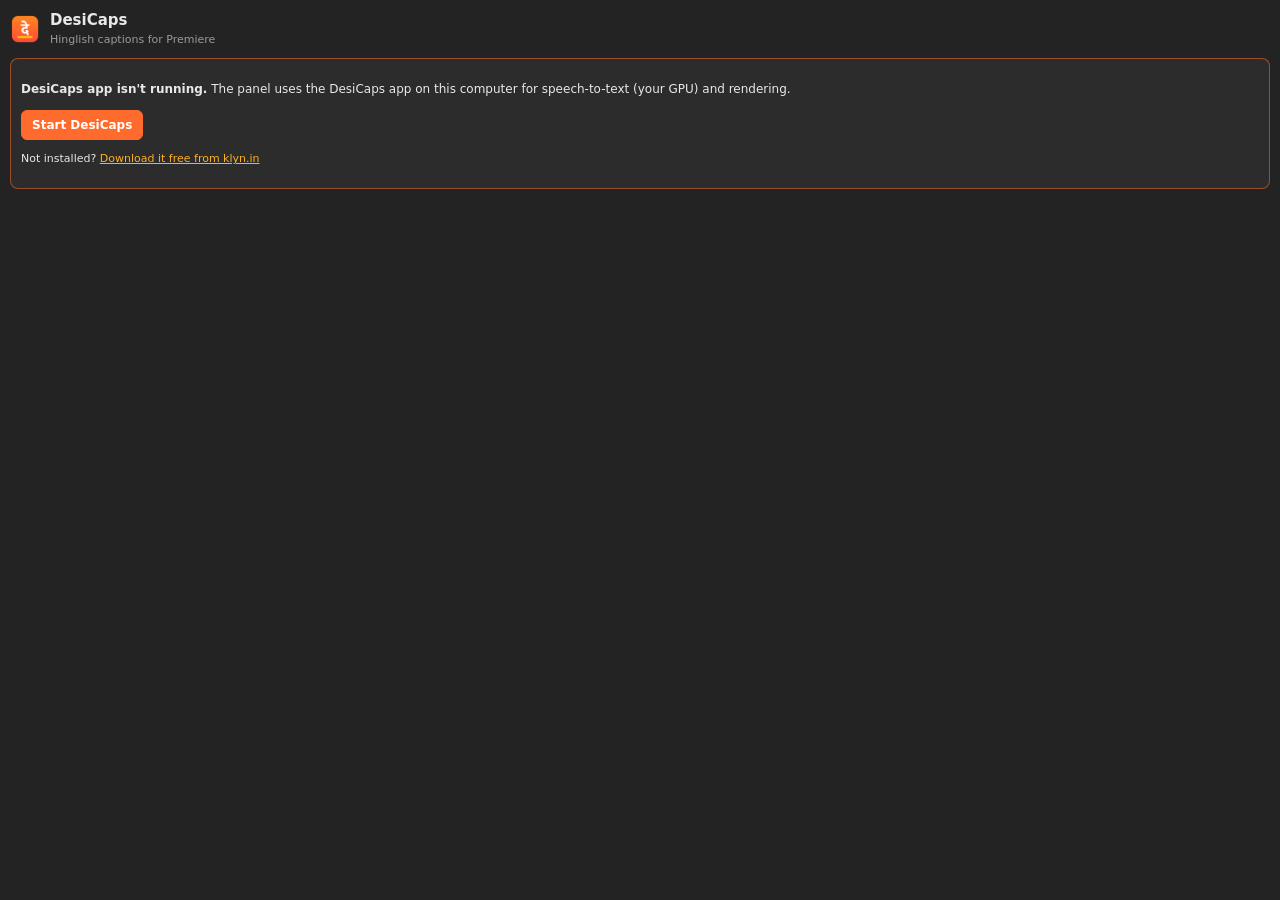
<file: premiere/DesiCaps/index.html>
<!doctype html>
<html>
<head>
<meta charset="utf-8">
<title>DesiCaps</title>
<link rel="stylesheet" href="panel.css">
</head>
<body>
<header>
  <img src="icons/logo.png" alt="">
  <div><b>DesiCaps</b><span>Hinglish captions for Premiere</span></div>
</header>

<div id="offline" class="card warn hidden">
  <p><b>DesiCaps app isn't running.</b> The panel uses the DesiCaps app on this computer for speech-to-text (your GPU) and rendering.</p>
  <button id="startApp" class="btn primary">Start DesiCaps</button>
  <p class="small">Not installed? <a href="#" data-url="https://klyn.in">Download it free from klyn.in</a></p>
</div>

<div id="main" class="hidden">
  <section class="card">
    <div class="step">1</div>
    <div class="grow">
      <div class="row"><b>Clip</b><button id="pickClip" class="btn small">Use selected clip(s)</button></div>
      <div id="clipInfo" class="muted small">Select a clip in the timeline (or park the playhead on it). To caption the whole edit, select all clips (Ctrl+A / Cmd+A in the timeline).</div>
    </div>
  </section>

  <section class="card">
    <div class="step">2</div>
    <div class="grow">
      <div class="row"><b>Words</b>
        <select id="engine">
          <option value="hinglish">Hinglish (Roman)</option>
          <option value="devanagari">Hindi (देवनागरी)</option>
          <option value="english">English</option>
        </select>
      </div>
      <input id="vocab" placeholder="Names & brands (optional): GTA 6, Zomato">
      <div class="row gap">
        <button id="transcribe" class="btn primary" disabled>Transcribe</button>
        <button id="editWords" class="btn" disabled>Edit words in DesiCaps</button>
      </div>
      <div id="wordsInfo" class="muted small"></div>
    </div>
  </section>

  <section class="card">
    <div class="step">3</div>
    <div class="grow">
      <b>Style</b>
      <div id="styles" class="styles"></div>
      <label class="slider">Size <input type="range" id="size" min="40" max="180"><span id="sizeV"></span></label>
      <label class="slider">Position <input type="range" id="pos" min="0.12" max="0.92" step="0.01"><span id="posV"></span></label>
    </div>
  </section>

  <section class="card">
    <div class="step">4</div>
    <div class="grow">
      <b>Add to timeline</b>
      <label class="radio"><input type="radio" name="mode" value="overlay" checked> Animated captions <span class="muted">(DesiCaps style, new track)</span></label>
      <label class="radio"><input type="radio" name="mode" value="captions"> Premiere captions <span class="muted">(editable text, no animation)</span></label>
      <button id="addTimeline" class="btn primary wide" disabled>Add to timeline</button>
    </div>
  </section>

  <div id="progress" class="progress hidden"><div id="bar"></div><span id="progMsg"></span></div>
  <div id="status" class="status"></div>
</div>

<script src="panel.js"></script>
</body>
</html>
</file>
<file: premiere/DesiCaps/panel.css>
:root { --bg: #232323; --card: #2c2c2c; --line: #3a3a3a; --text: #e8e8e8; --muted: #9a9a9a; --acc: #ff6b2c; }
* { box-sizing: border-box; }
html, body { margin: 0; background: var(--bg); color: var(--text); font: 12px/1.4 "Segoe UI", system-ui, -apple-system, sans-serif; }
body { padding: 10px; }
header { display: flex; align-items: center; gap: 10px; margin-bottom: 10px; }
header img { width: 30px; height: 30px; }
header b { font-size: 15px; display: block; }
header span { color: var(--muted); font-size: 11px; }
.hidden { display: none !important; }
.card { display: flex; gap: 10px; background: var(--card); border: 1px solid var(--line); border-radius: 8px; padding: 10px; margin-bottom: 8px; }
.card.warn { display: block; border-color: #ff6b2c88; }
.step { flex: 0 0 22px; height: 22px; border-radius: 50%; background: var(--acc); color: #fff; display: grid; place-items: center; font-weight: 700; }
.grow { flex: 1; min-width: 0; display: flex; flex-direction: column; gap: 6px; }
.row { display: flex; align-items: center; justify-content: space-between; gap: 6px; }
.row.gap { justify-content: flex-start; flex-wrap: wrap; }
.muted { color: var(--muted); }
.small { font-size: 11px; }
a { color: #ffb020; }
.btn { background: #3a3a3a; color: var(--text); border: 1px solid #4a4a4a; border-radius: 6px; padding: 6px 10px; cursor: pointer; font: inherit; }
.btn:hover { background: #444; }
.btn.primary { background: var(--acc); border-color: var(--acc); color: #fff; font-weight: 600; }
.btn.small { padding: 3px 8px; font-size: 11px; }
.btn.wide { width: 100%; margin-top: 4px; }
.btn[disabled] { opacity: .45; cursor: default; }
input, select { background: #1c1c1c; color: var(--text); border: 1px solid var(--line); border-radius: 6px; padding: 5px 7px; font: inherit; width: 100%; }
select { width: auto; }
.styles { display: grid; grid-template-columns: repeat(3, 1fr); gap: 5px; }
.style { background: #1c1c1c; border: 2px solid transparent; border-radius: 6px; padding: 7px 3px; text-align: center; cursor: pointer; font-weight: 700; font-size: 11px; }
.style.on { border-color: var(--acc); }
.slider { display: flex; align-items: center; gap: 6px; color: var(--muted); }
.slider input { flex: 1; padding: 0; }
.slider span { width: 30px; text-align: right; }
.radio { display: flex; gap: 6px; align-items: baseline; cursor: pointer; }
.radio input { width: auto; }
.progress { position: relative; height: 22px; background: #1c1c1c; border-radius: 6px; overflow: hidden; margin-top: 4px; }
#bar { position: absolute; inset: 0 auto 0 0; width: 0; background: linear-gradient(90deg, #ff6b2c, #ffb020); transition: width .3s; }
#progMsg { position: relative; display: block; text-align: center; line-height: 22px; font-size: 11px; }
.status { min-height: 16px; margin-top: 6px; font-size: 11px; color: var(--muted); }
.status.err { color: #ff6b6b; }
.status.ok { color: #4ade80; }
</file>
